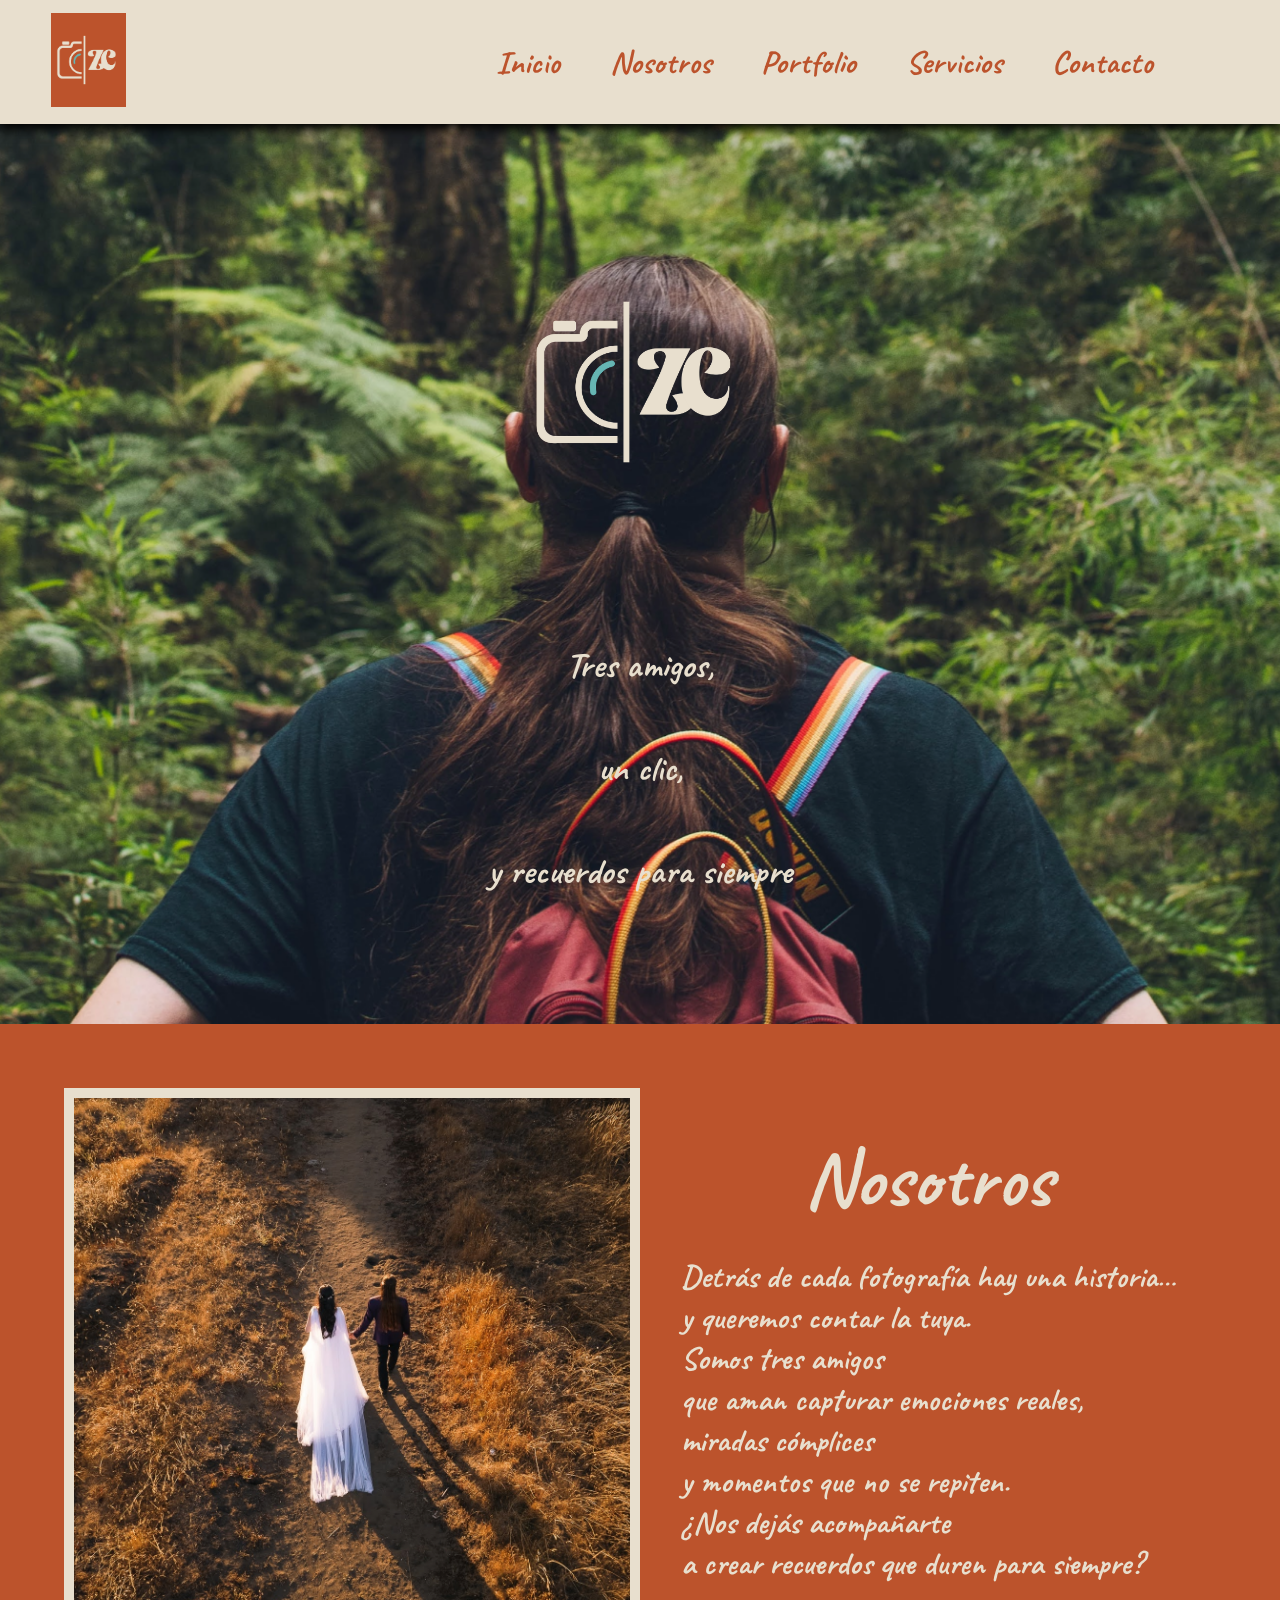
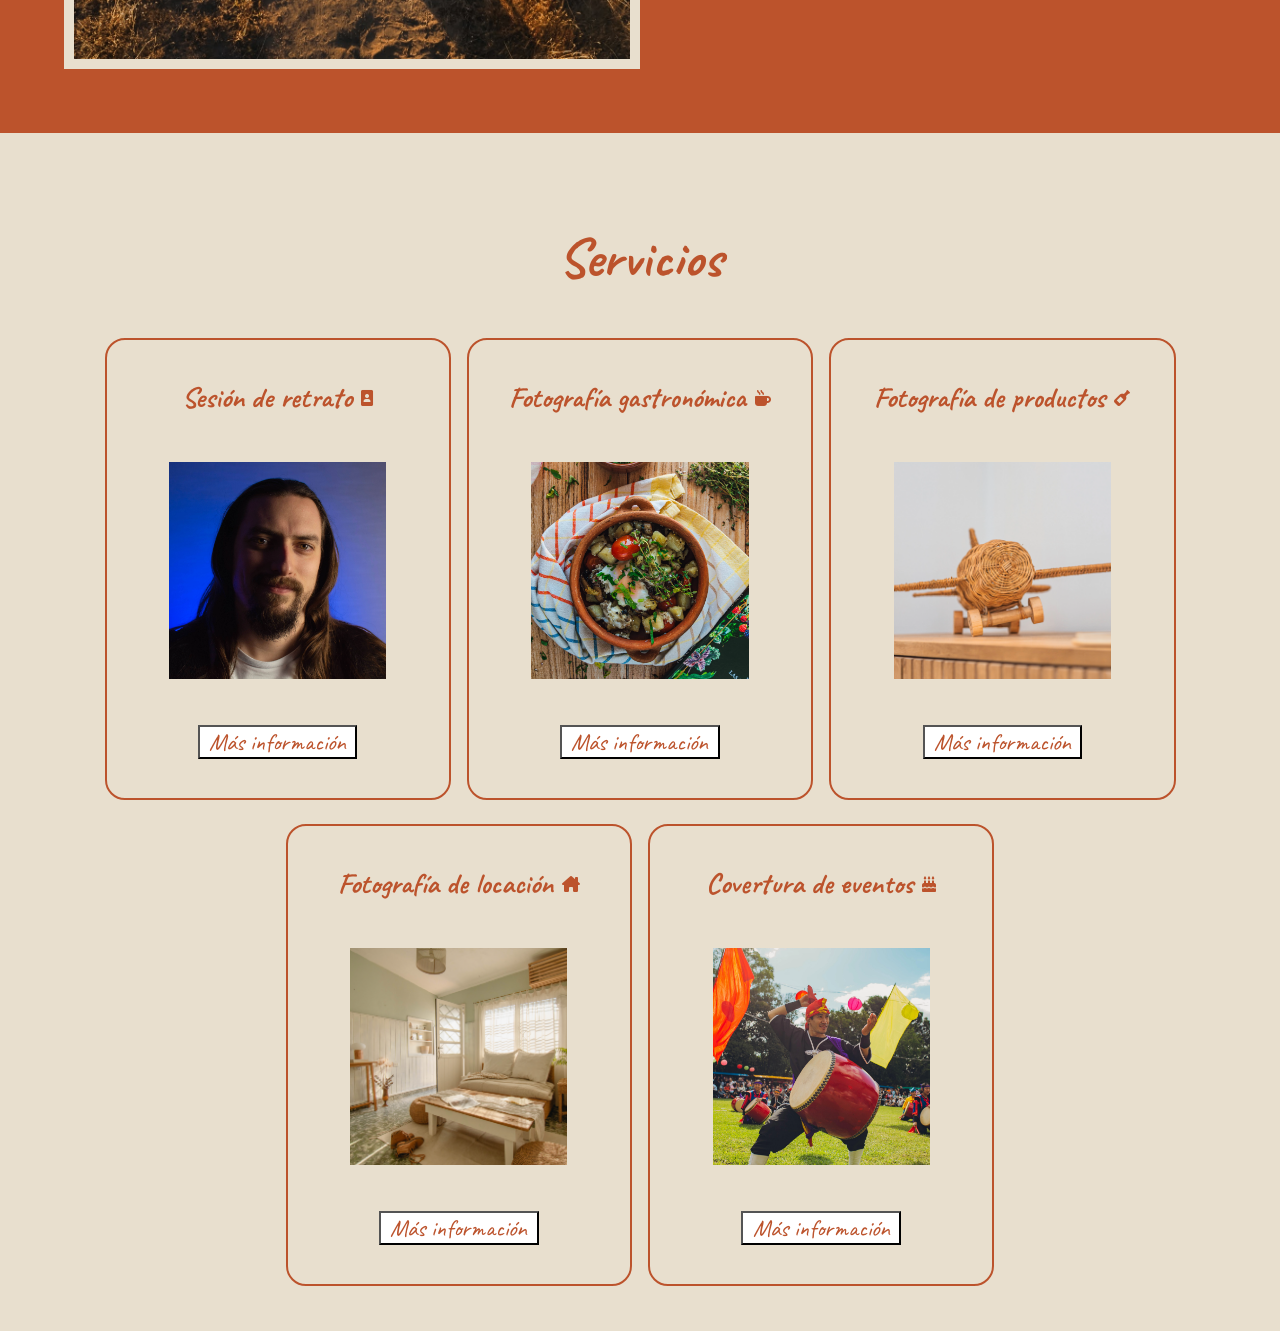
<file: index.html>
<!DOCTYPE html>
<html lang="en">
<head>
    <meta charset="UTF-8">
    <meta name="viewport" content="width=device-width, initial-scale=1.0">
    <title>Proyecto Sergio Vaquero - curso 26238</title>
    <link rel="stylesheet" href="styles.css">
    <link rel="stylesheet" href="https://cdnjs.cloudflare.com/ajax/libs/font-awesome/6.0.0-beta3/css/all.min.css">
</head>


<body>
    <header class="header">
        <a href="index.html">
            <img src="img/Logo.png" alt="Logo ZcFotografía" style="width: 75px;">
        </a>
        <div>
            <ul class="navbar">
                <li>
                    <a href="index.html">Inicio</a>
                </li>
                <li>
                    <a href="">Nosotros</a>
                </li>
                <li>
                    <a href="">Portfolio</a>
                </li>
                <li>
                    <a href="">Servicios</a>
                </li>
                <li>
                    <a href="pages/contacto.html">Contacto</a>
                </li>
            </ul>
        </div>
    </header>

    <main class="main">
                                        <!-- Sección de logo y frase sobre foto -->
        <section class="frases">
            <div class="logo-transparente">
                <img src="img/Logo sin fondo.png" alt="Logo transparente" style="width: 250px;">
            </div>
            <div class="frases-iniciales">
                <h1>Tres amigos,</h1>
                <h1>un clic,</h1>
                <h1>y recuerdos para siempre</h1>
            </div>
        </section>

                                        <!-- Sección de About con foto -->
        <section class="nosotros">
            <div class="foto-nosotros">
                <img src="img/foto-about.png" alt="Foto pareja desde arriba" style="width: 100%;">
            </div>
            <div class="texto-nosotros">
                <h1 class="titulo-claro">Nosotros</h1>
                <div class="descripcion-nosotros">
                    <h2>Detrás de cada fotografía hay una historia…</h2>
                    <h2>y queremos contar la tuya.</h2>
                    <h2>Somos tres amigos</h2>
                    <h2>que aman capturar emociones reales,</h2>
                    <h2>miradas cómplices</h2>
                    <h2>y momentos que no se repiten.</h2>
                    <h2>¿Nos dejás acompañarte</h2>
                    <h2>a crear recuerdos que duren para siempre?</h2>
                </div>
            </div>
        </section>

                                        <!-- Sección de tarjetas de servicios -->
        <section class="servicios">
            <div class="frase-servicios">
                <h1>Servicios</h1>
            </div>

            <div class="contenedor-servicios">
                <div class="sesion-retrato">
                    <div class="texto-en-tarjeta">
                        <h2>Sesión de retrato</h2>
                        <i class="fa-solid fa-image-portrait"></i>
                    </div>
                    <img src="img/fotografia retrato 1.png" alt="Fotografia de retrato" style="width: 70%">
                    <button class="boton-tarjeta" type="submit">Más información</button>
                </div>
                
                <div class="fotografia-gastronomica">
                    <div class="texto-en-tarjeta">
                        <h2>Fotografía gastronómica</h2>
                        <i class="fa-solid fa-mug-hot"></i>
                    </div>
                    <img src="img/fotografia gastronomica.png" alt="Fotografia gastronomica" style="width: 70%;">
                    <button class="boton-tarjeta" type="submit">Más información</button>
                </div>

                <div class="fotografia-productos">
                    <div class="texto-en-tarjeta">
                        <h2>Fotografía de productos</h2>
                        <i class="fa-solid fa-wine-bottle"></i>
                    </div>
                    <img src="img/fotografia objeto.png" alt="Fotografia de productos" style="width: 70%;">
                    <button class="boton-tarjeta" type="submit">Más información</button>
                </div>
                
                <div class="fotografia-locacion">
                    <div class="texto-en-tarjeta">
                        <h2>Fotografía de locación</h2>
                        <i class="fa-solid fa-house-chimney"></i>
                    </div>
                    <img src="img/fotografia locacion.png" alt="Fotografia de locacion" style="width: 70%;">
                    <button class="boton-tarjeta" type="submit">Más información</button>
                </div>

                <div class="covertura-eventos">
                    <div class="texto-en-tarjeta">
                        <h2>Covertura de eventos</h2>
                        <i class="fa-solid fa-cake-candles"></i>
                    </div>
                    <img src="img/fotografia eventos.png" alt="Covertura de eventos" style="width: 70%;">
                    <button class="boton-tarjeta" type="submit">Más información</button>
                </div>                
            </div>
        </section>

    </main>

    <footer class="footer">
        
    </footer>
</body>

</html>
</file>
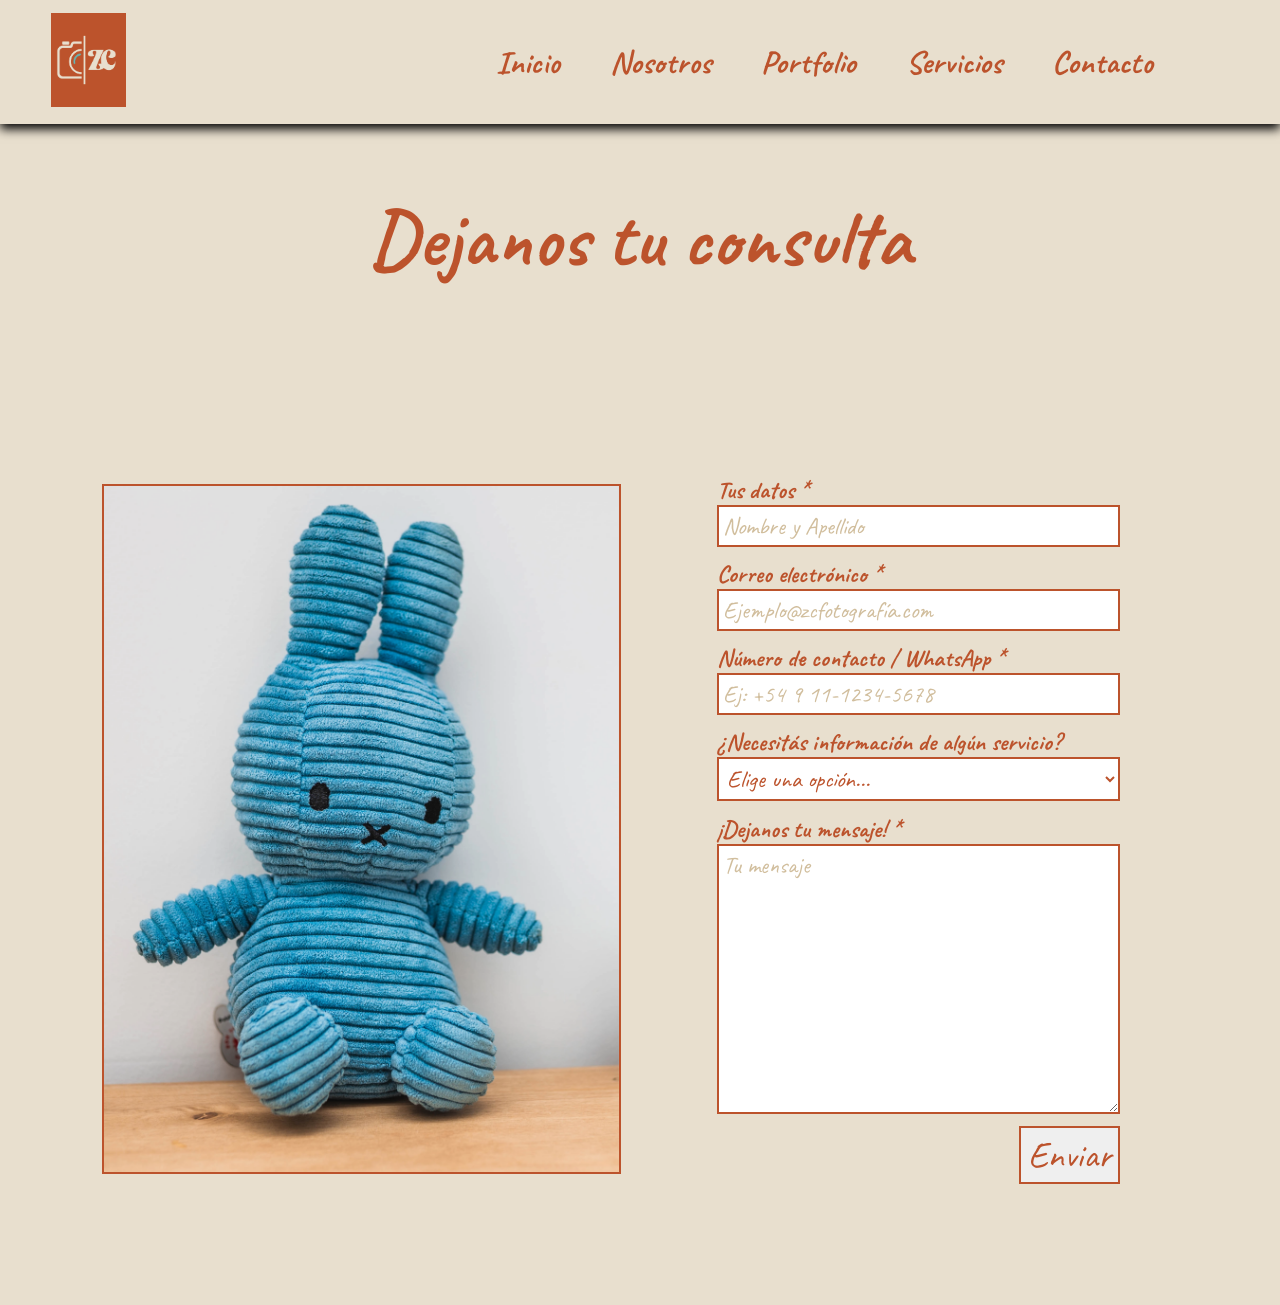
<file: pages/contacto.html>
<!DOCTYPE html>
<html lang="en">
<head>
    <meta charset="UTF-8">
    <meta name="viewport" content="width=device-width, initial-scale=1.0">
    <title>Contacto</title>
    <link rel="stylesheet" href="../styles.css">
</head>

<body>
    <header class="header">
        <a href="../index.html">
            <img src="../img/Logo.png" alt="Logo ZcFotografía" style="width: 75px;">
        </a>
        <div>
            <ul class="navbar">
                <li>
                    <a href="../index.html">Inicio</a>
                </li>
                <li>
                    <a href="">Nosotros</a>
                </li>
                <li>
                    <a href="">Portfolio</a>
                </li>
                <li>
                    <a href="">Servicios</a>
                </li>
                <li>
                    <a href="pages/contacto.html">Contacto</a>
                </li>
            </ul>
        </div>
    </header>

    <main>
        <div class="mensaje-inicial-contacto">
            <h1 class="titulo-obscuro">Dejanos tu consulta</h1>
        </div>

        <div class="seccion-formulario-de-contacto">
            <div class="foto-formulario">
                <img src="../img/foto de formulario de contacto.png" alt="Foto de formulario de contacto">
            </div>

            <div class="formulario">
                <form action="" method="post" class="form">
                    <div>
                        <h2>Tus datos *</h2>
                        <input type="text" id="nombre" name="nombre" placeholder="Nombre y Apellido" required>
                    </div>

                    <div>
                        <h2>Correo electrónico *</h2>
                        <input type="email" id="email" name="email" placeholder="Ejemplo@zcfotografía.com" required>
                    </div>

                    <div>
                        <h2>Número de contacto / WhatsApp *</h2>
                        <input type="tel" id="telefono" name="telefono" placeholder="Ej: +54 9 11-1234-5678" required>
                    </div>

                    <div>
                        <h2>¿Necesitás información de algún servicio?</h2>
                        <select name="servicios" id="servicios">
                            <option value="" disabled selected>Elige una opción...</option>
                            <option value="1">Sesión de retrato</option>
                            <option value="2">Fotografía gastronómica</option>
                            <option value="3">Fotografía de productos</option>
                            <option value="4">Fotografía de locación</option>
                            <option value="5">Covertura de eventos</option>
                        </select>
                    </div>

                    <div>
                        <h2>¡Dejanos tu mensaje! *</h2>
                        <textarea id="mensaje" name="mensaje" placeholder="Tu mensaje" required></textarea>
                    </div>

                    <div class="contenedor-boton">
                        <button type="submit">Enviar</button>
                    </div>
                </form>
            </div>
        </div>
    </main>
</body>
</html>
</file>
<file: styles.css>
@import url('https://fonts.googleapis.com/css2?family=Montserrat:ital,wght@0,100..900;1,100..900&family=Playwrite+BE+WAL+Guides&family=Raleway:ital,wght@0,100..900;1,100..900&display=swap');
@import url('https://fonts.googleapis.com/css2?family=Caveat:wght@400..700&family=Montserrat:ital,wght@0,450;1,450&family=Playwrite+BE+WAL+Guides&family=Raleway:ital,wght@0,100..900;1,100..900&display=swap');

* {
    margin: 0;
    padding: 0;
    box-sizing: border-box;
    font-family: "Caveat", cursive;
    
}

body {
    margin: 0;
    width: 100%;
    min-height: 100vh;
}

.header {
    display: flex;
    justify-content: space-between;
    align-items: center;
    padding-block: 1%;
    padding-inline: 4% 8%;
    background-color: #e8dfce;
    box-shadow: 0 5px 10px;
    z-index: 999;
    position: sticky;
    top: 0px;
    left: 0px;
}

.navbar {
    display: flex;
    justify-content: center;
    align-items: center;
    padding: 0;
}

.navbar li {
    list-style: none;
    padding: 0 25px;
}

.navbar a {
    text-decoration: none;
    font-size: 2rem;
    font-weight: 850;
    color: #bc532c;
}

.navbar a:hover {
    color: #66b5b3;
}

@media (max-width: 850px) {
    .navbar a {
        font-size: 1.5rem;
    }

    .navbar li {
        padding: 0 12px;    
    }

    .header {
        padding-inline: 4%;
    }
}

@media (max-width: 550px) {
    .header {
        flex-direction: column;
        gap: 10px;
    }

    .navbar a {
        font-size: 1.2rem;
    }

    .navbar li {
        padding: 0 8px;    
    }

    .header {
        padding-inline: 3%;
    }
}

.main {
    background-color: #e8dfce;
}

.footer {
    background-color: #e8dfce;
}

/* Sección del body */

.frases {
    background-image: url('./img/foto-frase.png');
    background-size: cover;
    background-position: center;
    background-repeat: no-repeat;    
    display: flex;
    justify-content: space-around;
    align-items: flex-start;
    flex-direction: column;
    height: 100vh;
    width: 100%;
    padding: 5%;
}

.frases .logo-transparente {
    display: flex;
    width: 100%;
    position: center;
    justify-content: center;
    align-items: flex-start;
    text-align: center;
    z-index: 1;
}

.frases .frases-iniciales {
    width: 100%;
    height: 40%;
    font-size: 1.5rem;
    display: flex;
    position: center;
    justify-content: space-around;
    flex-direction: column;
    align-items: center;
    color: #e8dfce;
    text-align: center;
    z-index: 1;
}

.nosotros {
    background-color: #bc532c;
    display: flex;
    justify-content: space-evenly;
    height: 100vp;
    width: 100%;
    padding: 5%;
}

.nosotros .foto-nosotros {
    width: 50%;
    height: auto;
}

.nosotros .foto-nosotros img {
    width: 100%;
    height: 100%;
    position: center;
    border: 10px solid #e8dfce;
    object-fit: cover;
}

.texto-nosotros {
    display: flex;
    justify-content: flex-start;
    align-items: center;
    flex-direction: column;
    padding: 1%;
    width: 50%;
    font-size: 2.35rem;
}

.texto-nosotros h1 {
    padding: 5%;
}

@media (max-width: 1440px) {
    .texto-nosotros {
        font-size: 1.9rem;
    }
}

@media (max-width: 1200px) {
    .texto-nosotros {
        font-size: 1.3rem;
    }
}

@media (max-width: 850px) {
    .nosotros {
        flex-direction: column;
        align-items: center;
    }

    .nosotros .foto-nosotros {
        width: 80%;
        height: auto;
    }

    .texto-nosotros {
        width: 80%;
        font-size: 1.4rem;
    }
}

@media (max-width: 550px) {
    .texto-nosotros {
        font-size: 1.2rem;
    }
}

.titulo-claro {
    display: flex;
    font-size: 5rem;
    justify-content: center;
    color: #e8dfce;
}

.titulo-obscuro {
    display: flex;
    font-size: 5rem;
    justify-content: center;
    color: #bc532c;
}

.descripcion-nosotros {
    display: flex;
    flex-direction: column;
    font-size: 70%;
    justify-content: center;
    color: #e8dfce;
}

.mensaje-inicial-contacto {
    background-color: #e8dfce;
    justify-content: space-evenly;
    flex-direction: column;
    padding: 5%;
}

.foto-formulario {
    width: 45%;
    height: auto;
    border: 2px solid #bc532c;
}

.foto-formulario img {
    width: 100%;
    height: auto;
    display: block;
}

.seccion-formulario-de-contacto {
    background-color: #e8dfce;
    display: flex;
    justify-content: space-evenly;
    align-items: center;
    min-height: 100vh;
    width: 100%;
    padding: 5%;
    /* border: 5px solid black; */
}

.formulario {
    display: flex;
    position: sticky;
    justify-content: flex-start;
    flex-direction: column;
    width: 45%;
    padding: 5%;
    /* border: 5px solid black; */
}

.formulario h2 {
    color: #bc532c;
    font-size: 1.5rem;
}

.form select, input, textarea {
    display: flex;
    position: sticky;
    width: 100%;
    max-width: 100%;
    font-size: 1.5rem;
    padding: 1%;
    margin-bottom: 3%;
    box-sizing: border-box;
    background-color: #fff;
    color: #bc532c;
    border: 2px solid #bc532c;
}

select option[disabled] {
    color: #d1be9d;
}

textarea {
    display: flex;
    height: 30vh;
}

form ::placeholder {
    color: #d1be9d;
}

.form button {
    display: flex;
    width: 25%;
    height: 7%;
    color: #bc532c;
    font-size: 2.3rem;
    padding: 1%;
    justify-content: center;
    align-items: center;
    border: 2px solid #bc532c;
}

.contenedor-boton {
    display: flex;
    justify-content: flex-end;
}

@media (max-width: 1200px) {
    .form select, input, textarea, 
    .formulario h2 {
        font-size: 1rem;
    }
    .form button {
        font-size: 1.5rem;
    }
}

@media (max-width: 850px) {
    .seccion-formulario-de-contacto {
        flex-direction: column;
    }

    .formulario {
        width: 80%;
    }
}

.servicios {
    display: flex;
    flex-direction: column;
    justify-content: flex-start;
    align-items: center;
    min-height: 100vh;
    padding: 5vh;
}

.frase-servicios {
    display: flex;
    justify-content: space-evenly;
    flex-direction: column;
    padding: 5vh;
    font-size: 2.3rem;
    color: #bc532c;
}

.contenedor-servicios {
    display: grid;
    grid-template-columns: repeat(6, 1fr);
    grid-template-rows: max-content;
    gap: 16px;
    row-gap: 24px;
    width: 90%;
    height: max-content;
    overflow: hidden;
}

.contenedor-servicios img {
    width: 100%;
    height: auto;
}

.texto-en-tarjeta {
    display: flex;
    width: 100%;
    justify-content: center;
    align-items: center;
    flex-direction: row;
    gap: 3%;
    color: #bc532c;
}

.texto-en-tarjeta h2 {
    margin: 0;
    width: auto;
    font-size: 2.4rem;
    white-space: nowrap;
}

.boton-tarjeta {
    font-size: 1.5rem;
    padding-inline: 3%;
    color: #bc532c;
    background-color: #fff;
}

.sesion-retrato {
    display: flex;
    flex-direction: column;
    justify-content: space-around;
    align-items: center;
    padding: 1rem;
    grid-column: 1 / 3;
    border: 2px solid #bc532c;
    border-radius: 20px;
    aspect-ratio: 3 / 4;
}

.fotografia-gastronomica {
    display: flex;
    flex-direction: column;
    justify-content: space-around;
    align-items: center;
    padding: 1rem;
    grid-column: 3 / 5;
    border: 2px solid #bc532c;
    border-radius: 20px;
    aspect-ratio: 3 / 4;
}

.fotografia-productos {
    display: flex;
    flex-direction: column;
    justify-content: space-around;
    align-items: center;
    padding: 1rem;
    grid-column: 5 / 7;
    border: 2px solid #bc532c;
    border-radius: 20px;
    aspect-ratio: 3 / 4;
}

.fotografia-locacion {
    display: flex;
    flex-direction: column;
    justify-content: space-around;
    align-items: center;
    padding: 1rem;
    grid-column: 2 / 4;
    border: 2px solid #bc532c;
    border-radius: 20px;
    aspect-ratio: 3 / 4;

}

.covertura-eventos {
    display: flex;
    flex-direction: column;
    justify-content: space-around;
    align-items: center;
    padding: 1rem;
    grid-column: 4 / 6;
    border: 2px solid #bc532c;
    border-radius: 20px;
    aspect-ratio: 3 / 4;
}

@media (max-width: 1400px) {
    .texto-en-tarjeta h2 {
        font-size: 1.8rem;
    }
}

@media (max-width: 1200px) {
    .contenedor-servicios {
        grid-template-columns: repeat(4, 1fr);
    }

    .texto-en-tarjeta h2 {
        font-size: 2.1rem;
    }

    .sesion-retrato {
        grid-column: 1 / 3;
    }

    .fotografia-gastronomica {
        grid-column: 3 / 5;
    }

    .fotografia-productos {
        grid-column: 1 / 3;
    }

    .fotografia-locacion {
        grid-column: 3 / 5;
    }

    .covertura-eventos {
        grid-column: 2 / 4;
    }
}

@media (max-width: 850px) {
    .texto-en-tarjeta h2 {
        font-size: 1.4rem;
    }
}

@media (max-width: 600px) {
    .contenedor-servicios {
        grid-template-columns: repeat(1, 1fr);
    }

    .texto-en-tarjeta h2 {
        font-size: 2rem;
    }

    .sesion-retrato,
    .fotografia-gastronomica,
    .fotografia-productos,
    .fotografia-locacion,
    .covertura-eventos {
        grid-column: 1 / 2;
    }
}
</file>
